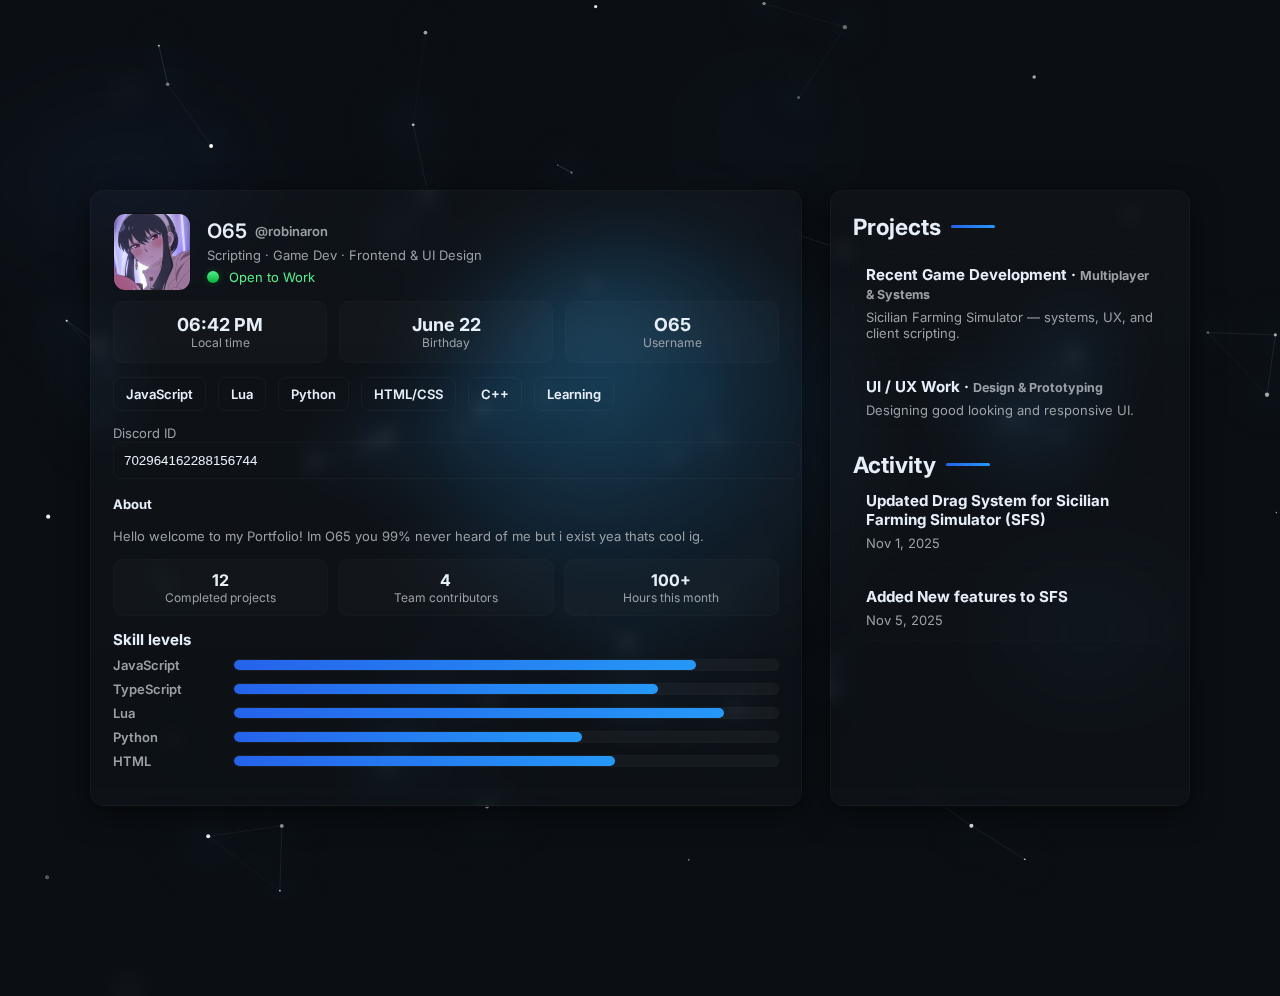
<file: index.html>
<!doctype html>
<html lang="en">
<head>
<meta charset="utf-8" />
<meta name="viewport" content="width=device-width,initial-scale=1" />
<title>O65 — Portfolio</title>
<link rel="preconnect" href="https://fonts.gstatic.com" crossorigin>
<link href="https://fonts.googleapis.com/css2?family=Inter:wght@300;400;600;700&display=swap" rel="stylesheet">
<style>
:root{
  --bg: #0b0f14;
  --card: rgba(255,255,255,0.03);
  --muted: #9aa0a6;
  --accent: #2563eb;
  --accent-2: #2598f7;
  --glass: rgba(255,255,255,0.02);
  --radius: 14px;
  --text: #e6eef8;
  --status: #4ef08a;
  --surface: linear-gradient(180deg, rgba(255,255,255,0.02), rgba(255,255,255,0.01));
  color-scheme: dark;
  font-family: Inter, ui-sans-serif, system-ui, -apple-system, "Segoe UI", Roboto, "Helvetica Neue", Arial;
  -webkit-font-smoothing:antialiased;
  -moz-osx-font-smoothing:grayscale;
}
:root.light{
  --bg: #f6f8fb;
  --card: rgba(2,6,23,0.03);
  --muted: #5a6a78;
  --accent: #0b5fff;
  --accent-2: #1e90ff;
  --glass: rgba(0,0,0,0.03);
  --text: #0b1720;
  color-scheme: light;
}
html,body{height:100%; margin:0;}
body{
  min-height:100%;
  background: radial-gradient(circle at 10% 10%, rgba(255,255,255,0.02), transparent 2%), var(--bg);
  color:var(--text);
  display:flex;
  align-items:center;
  justify-content:center;
  padding:48px;
  overflow:hidden;
  position:relative;
  transition:background .25s ease,color .15s ease;
  font-size:15px;
}

/* Animated blurred background layer */
.bg-animated{
  position:fixed;
  inset:0;
  z-index:0;
  pointer-events:none;
  mix-blend-mode:screen;
  opacity:0.9;
  background:
    radial-gradient(800px 400px at 10% 20%, rgba(37,99,235,0.12), transparent 18%),
    radial-gradient(600px 300px at 85% 70%, rgba(57,166,255,0.08), transparent 18%),
    radial-gradient(500px 280px at 60% 15%, rgba(8,145,178,0.06), transparent 18%);
  filter: blur(48px) saturate(120%);
  transform-origin:center;
  animation: floatBG 14s linear infinite alternate;
}
@keyframes floatBG{
  0%{ transform: translateY(0) rotate(0deg) scale(1); }
  100%{ transform: translateY(-28px) rotate(6deg) scale(1.03); }
}

/* Background elements */
canvas#stars{ position:fixed; inset:0; width:100%; height:100%; z-index:0; pointer-events:none; }
.blob{ position:fixed; left:0; top:0; width:420px; height:420px; pointer-events:none; border-radius:50%; transform:translate(-50%,-50%); filter:blur(44px) saturate(120%); mix-blend-mode:screen; z-index:0; transition:opacity .55s ease, transform .25s ease; background: radial-gradient(circle at 40% 30%, rgba(57,166,255,0.32), rgba(57,166,255,0.14) 35%, rgba(57,166,255,0.05) 60%, transparent 97%); opacity:1; }
.grid-corner{ position:fixed; left:24px; top:18px; width:200px; height:200px; z-index:0; opacity:.25; pointer-events:none; background-image: linear-gradient(0deg, rgba(255,255,255,0.02) 1px, transparent 1px), linear-gradient(90deg, rgba(255,255,255,0.02) 1px, transparent 1px); background-size:28px 28px, 28px 28px; border-radius:8px; }

/* Layout */
.wrap{
  width:min(1100px, 96%);
  display:grid;
  grid-template-columns: 1fr 360px;
  gap:28px;
  z-index:2;
}
.card{
  background: var(--surface);
  border-radius:var(--radius);
  padding:22px;
  box-shadow: 0 8px 30px rgba(0,0,0,0.6);
  border:1px solid rgba(255,255,255,0.03);
  backdrop-filter: blur(8px) saturate(1.05);
  min-height:180px;
  position:relative;
  z-index:2;
  transition:background .15s ease, color .15s ease;
}

/* Profile header */
.profile-head{display:flex;gap:16px;align-items:center;margin-bottom:10px;}
.pfp{
  width:76px;height:76px;border-radius:12px;overflow:hidden;flex:0 0 76px;
  border:1px solid rgba(255,255,255,0.04);
  background:linear-gradient(180deg,#0b0b0b,#050607);
  display:flex;align-items:center;justify-content:center;
}
.pfp img{width:100%;height:100%;object-fit:cover;display:block}

h1{font-size:20px;margin:0 0 4px 0;font-weight:600;display:flex;align-items:center;gap:8px;}
.handle{font-size:13px;color:var(--accent-2);font-weight:600}
.user{font-size:13px;color:var(--muted);font-weight:600}
.role{color:var(--muted);font-size:13px;margin-bottom:6px}
.status{display:flex;align-items:center;gap:10px;margin-top:6px;font-size:13px}
.status-dot{width:12px;height:12px;background:linear-gradient(180deg,#4ef08a,#06b33b);border-radius:50%;box-shadow:0 0 0 4px rgba(6,179,59,0.06)}

/* Info boxes */
.info-row{display:flex;gap:12px;margin-top:10px}
.info-box{flex:1;background:var(--glass);padding:12px;border-radius:10px;border:1px solid rgba(255,255,255,0.02);text-align:center;}
.info-box strong{display:block;font-size:18px}
.info-box span{display:block;font-size:12px;color:var(--muted)}

/* Skills */
.icons{display:flex;gap:12px;flex-wrap:wrap;margin-top:14px}
.chip{
  position:relative;
  padding:8px 12px;border-radius:8px;background:transparent;border:1px solid rgba(255,255,255,0.04);
  color:var(--text); font-weight:600; font-size:13px; cursor:default;
  transition: transform .12s ease, box-shadow .12s ease, border-color .12s ease;
  will-change: transform;
}
.chip:hover, .chip:focus{
  transform: translateY(-6px) scale(1.03);
  box-shadow: 0 12px 30px rgba(2,6,23,0.45);
  border-color: rgba(255,255,255,0.08);
  z-index:3;
  outline: none;
}
.chip[tabindex="0"]:focus{ box-shadow:0 12px 30px rgba(2,6,23,0.5); outline: 2px solid rgba(37,99,235,0.18); outline-offset:2px }

/* tooltip (uses data-tip) */
.chip::after{
  content: attr(data-tip);
  position: absolute;
  left: 50%;
  bottom: calc(100% + 10px);
  transform: translateX(-50%) translateY(6px);
  background: rgba(6,10,16,0.92);
  color: #fff;
  padding:6px 8px;
  border-radius:6px;
  font-size:12px;
  white-space:nowrap;
  opacity:0;
  pointer-events:none;
  transition: opacity .12s ease, transform .12s ease;
  box-shadow: 0 6px 18px rgba(2,6,23,0.6);
}
:root.light .chip::after{ background: rgba(8,12,20,0.95); color: var(--text); }
.chip:hover::after, .chip:focus::after, .chip:focus-visible::after{
  opacity:1;
  transform: translateX(-50%) translateY(0);
}

/* new left-column additions */
.about{margin-top:16px;color:var(--muted);font-size:13px;line-height:1.45}
.metrics{display:flex;gap:10px;margin-top:14px}
.metric{flex:1;background:var(--glass);padding:10px;border-radius:10px;text-align:center;border:1px solid rgba(255,255,255,0.02)}
.metric strong{display:block;font-size:16px}
.metric span{display:block;font-size:12px;color:var(--muted)}
.skills-block{margin-top:14px}
.skill-row{display:flex;align-items:center;gap:10px;margin-bottom:8px;font-size:13px}
.skill-label{width:110px;color:var(--muted);font-weight:600;font-size:13px}
.progress{flex:1;height:10px;background:rgba(255,255,255,0.04);border-radius:999px;overflow:hidden;border:1px solid rgba(255,255,255,0.02)}
.progress-fill{height:100%;border-radius:999px;background:linear-gradient(90deg,var(--accent),var(--accent-2));box-shadow:0 6px 18px rgba(37,99,235,0.08);transition:width .6s cubic-bezier(.2,.9,.2,1)}
.contact-list{display:flex;gap:8px;margin-top:14px;flex-wrap:wrap}
.btn{
  padding:8px 12px;border-radius:10px;border:none;cursor:pointer;background:rgba(255,255,255,0.04);color:var(--text);font-weight:700;font-size:13px;border:1px solid rgba(255,255,255,0.03);
  transition:transform .12s ease, box-shadow .12s ease, background .12s ease;
}
.btn:hover{ transform:translateY(-4px); box-shadow:0 12px 30px rgba(2,6,23,0.35) }
.btn.primary{ background:linear-gradient(90deg,var(--accent),var(--accent-2)); color:#fff; border:none; box-shadow:0 8px 26px rgba(37,99,235,0.12) }
.socials{display:flex;gap:8px;margin-top:12px;flex-wrap:wrap}
.socials a{ font-size:13px;color:var(--accent); text-decoration:none; padding:6px 10px;border-radius:8px;background:rgba(255,255,255,0.02); border:1px solid rgba(255,255,255,0.02) }
.toast{
  position:fixed; left:50%; transform:translateX(-50%); bottom:28px; z-index:9999;
  background: rgba(6,10,16,0.9); color:#fff; padding:10px 14px; border-radius:8px; font-size:13px; box-shadow:0 10px 30px rgba(2,6,23,0.5); opacity:0; transition:opacity .18s ease, transform .18s ease;
}
.toast.show{ opacity:1; transform:translateX(-50%) translateY(0) }

/* Projects */
.projects h2{margin:0 0 12px 0;color:var(--text)}
.project{padding:12px;border-radius:10px;border:1px dashed rgba(255,255,255,0.02);margin-bottom:10px;background:transparent}
.project h3{margin:0;font-size:15px}
.project p{margin:6px 0 0 0;color:var(--muted);font-size:13px}

/* Controls */
#toggleMode{padding:8px 16px; border-radius:8px; border:none; cursor:pointer; background:var(--accent); color:#fff; margin-top:20px; font-weight:600; box-shadow:0 6px 18px rgba(37,99,235,0.12)}
.field{margin-top:12px}
.field input{width:100%;padding:10px;border-radius:8px;background:transparent;border:1px solid rgba(255,255,255,0.03);color:var(--text);}

/* Responsive */
@media (max-width:900px){
  .wrap{grid-template-columns: 1fr;}
  .card.right{order:2}
  .skill-label{width:95px}
}
.section-title{display:flex;align-items:center;gap:10px}
.section-title .underline{height:3px;width:44px;background:linear-gradient(90deg,var(--accent),var(--accent-2));border-radius:5px}
a { color:var(--accent); text-decoration:none }
.visually-hidden{ position:absolute !important; height:1px; width:1px; overflow:hidden; clip:rect(1px,1px,1px,1px); white-space:nowrap; }
</style>
</head>
<body>
<div class="bg-animated" aria-hidden="true"></div>
<canvas id="stars" aria-hidden="true"></canvas>
<div class="grid-corner" aria-hidden="true"></div>
<div class="blob" id="blob" aria-hidden="true"></div>

<main class="wrap" role="main">
  <section class="card left" aria-labelledby="profile-heading">
    <div class="profile-head">
      <div class="pfp" aria-hidden="false"><img id="pfpImg" src="00030d4d9d600f51dddcd949f14fae264723ff990da44bafbc44e016d75c201c.jpg" alt="Profile photo of O65"></div>
      <div style="flex:1">
        <h1 id="profile-heading">O65 <span class="user">@robinaron</span></h1>
        <div class="role">Scripting · Game Dev · Frontend & UI Design</div>
        <div class="status" aria-hidden="false"><div class="status-dot" aria-hidden="true"></div><div style="font-size:13px;color:var(--status)">Open to Work</div></div>
      </div>
    </div>

    <div class="info-row" role="region" aria-label="Key information">
      <div class="info-box" aria-live="polite">
        <strong id="time">--:--</strong>
        <span>Local time</span>
      </div>
      <div class="info-box">
        <strong>June 22</strong>
        <span>Birthday</span>
      </div>
      <div class="info-box">
        <strong>O65</strong>
        <span>Username</span>
      </div>
    </div>

    <div class="icons" aria-hidden="false" role="list">
      <div class="chip" role="listitem" title="JavaScript" data-tip="Experienced · 5 yrs" tabindex="0">JavaScript</div>
      <div class="chip" role="listitem" title="Lua" data-tip="Experienced · Roblox scripting · 4 yrs" tabindex="0">Lua</div>
      <div class="chip" role="listitem" title="Python" data-tip="Decent · Scripting & automation" tabindex="0">Python</div>
      <div class="chip" role="listitem" title="HTML/CSS" data-tip="Advanced · Frontend · Responsive UI" tabindex="0">HTML/CSS</div>
      <div class="chip" role="listitem" title="C++" data-tip="Advanced · Foundations · Systems programming" tabindex="0">C++</div>
      <div class="chip" role="listitem" title="Learning" data-tip="I always want to keep learning — theres never enough to know." tabindex="0">Learning</div>
    </div>

    <div class="field">
      <label for="discord-id" style="font-size:13px;color:var(--muted)">Discord ID</label>
      <input id="discord-id" readonly value="702964162288156744" aria-readonly="true">
    </div>

    <!-- New content to fill bottom of left column -->
    <div class="about" aria-label="About">
      <strong style="display:block;margin-bottom:6px;color:var(--text)">About</strong>
      <p>Hello welcome to my Portfolio! Im O65 you 99% never heard of me but i exist yea thats cool ig.</p>
    </div>

    <div class="metrics" aria-hidden="false">
      <div class="metric" title="Completed projects">
        <strong>12</strong>
        <span>Completed projects</span>
      </div>
      <div class="metric" title="Active contributors">
        <strong>4</strong>
        <span>Team contributors</span>
      </div>
      <div class="metric" title="Hours this month">
        <strong>100+</strong>
        <span>Hours this month</span>
      </div>
    </div>

    <div class="skills-block" aria-label="Skill levels">
      <strong style="display:block;margin:10px 0 8px 0;color:var(--text)">Skill levels</strong>
      <div class="skill-row">
        <div class="skill-label">JavaScript</div>
        <div class="progress" aria-hidden="true"><div class="progress-fill" style="width:85%"></div></div>
      </div>
      <div class="skill-row">
        <div class="skill-label">TypeScript</div>
        <div class="progress"><div class="progress-fill" style="width:78%"></div></div>
      </div>
      <div class="skill-row">
        <div class="skill-label">Lua</div>
        <div class="progress"><div class="progress-fill" style="width:90%"></div></div>
      </div>
      <div class="skill-row">
        <div class="skill-label">Python</div>
        <div class="progress"><div class="progress-fill" style="width:64%"></div></div>
      </div>
      <div class="skill-row">
        <div class="skill-label">HTML</div>
        <div class="progress"><div class="progress-fill" style="width:70%"></div></div>
      </div>
    </div>

    <div class="contact-list" aria-label="Contact actions">
    </div>

  </section>


  <aside class="card right projects" aria-labelledby="projects-heading">
    <div class="section-title" style="margin-bottom:12px"><h2 id="projects-heading" style="margin:0">Projects</h2><div class="underline"></div></div>

    <div class="project">
      <h3>Recent Game Development · <small style="color:var(--muted);">Multiplayer & Systems</small></h3>
      <p class="muted">Sicilian Farming Simulator — systems, UX, and client scripting.</p>
    </div>

    <div class="project">
      <h3>UI / UX Work · <small style="color:var(--muted);">Design & Prototyping</small></h3>
      <p class="muted">Designing good looking and responsive UI.</p>
    </div>

    <div class="section-title" style="margin-top:20px"><h2 style="margin:0">Activity</h2><div class="underline"></div></div>
    <div class="project">
      <h3>Updated Drag System for Sicilian Farming Simulator (SFS)</h3>
      <p style="color:var(--muted);font-size:13px;">Nov 1, 2025</p>
    </div>
    <div class="project">
      <h3>Added New features to SFS</h3>
      <p style="color:var(--muted);font-size:13px;">Nov 5, 2025</p>
    </div>
  </aside>
</main>

<!-- toast for small feedback messages -->
<div id="toast" class="toast" role="status" aria-live="polite" style="transform:translateX(-50%) translateY(8px);"></div>

<script>
/* ---------- Utilities ---------- */
const $ = (id) => document.getElementById(id);
const clamp = (v, a, b) => Math.max(a, Math.min(b, v));

/* ---------- Clock (local, respects user locale) ---------- */
function updateClock() {
  const el = $('time');
  if (!el) return;
  const now = new Date();
  const opts = { hour: '2-digit', minute: '2-digit' };
  el.textContent = now.toLocaleTimeString([], opts);
}
updateClock();
setInterval(updateClock, 30 * 1000);

/* ---------- Profile picture drag/drop ---------- */
(function initProfileDrop() {
  const pfp = $('pfpImg');
  if (!pfp) return;
  document.addEventListener('dragover', (e) => e.preventDefault());
  document.addEventListener('drop', (e) => {
    e.preventDefault();
    const file = e.dataTransfer && e.dataTransfer.files && e.dataTransfer.files[0];
    if (!file) return;
    pfp.src = URL.createObjectURL(file);
  });
})();

/* ---------- Blob / subtle follow effect ---------- */
(function initBlobFollow() {
  const blob = $('blob');
  if (!blob) return;

  // position smoothing
  let targetX = window.innerWidth / 2;
  let targetY = window.innerHeight / 2;
  let currentX = targetX;
  let currentY = targetY;
  const EASE = 0.12;

  window.addEventListener('pointermove', (e) => {
    targetX = e.clientX;
    targetY = e.clientY;
    blob.style.opacity = '1';
  });
  window.addEventListener('pointerleave', () => { blob.style.opacity = '0'; });

  function tick() {
    currentX += (targetX - currentX) * EASE;
    currentY += (targetY - currentY) * EASE;
    // small parallax offset to make movement feel organic
    const offsetX = (currentX - window.innerWidth / 2) * 0.18;
    const offsetY = (currentY - window.innerHeight / 2) * 0.12;
    blob.style.transform = `translate(${currentX + offsetX}px, ${currentY + offsetY}px) translate(-50%,-50%)`;
    requestAnimationFrame(tick);
  }
  requestAnimationFrame(tick);
})();

/* ---------- Theme toggle (keeps existing behavior) ---------- */
(function initThemeToggle() {
  const htmlRoot = document.documentElement;
  const toggle = $('toggleMode');
  if (!toggle) return;
  const prefersLight = window.matchMedia && window.matchMedia('(prefers-color-scheme: light)').matches;
  if (prefersLight) htmlRoot.classList.add('light');
  toggle.addEventListener('click', () => {
    const isLight = htmlRoot.classList.toggle('light');
    toggle.setAttribute('aria-pressed', String(isLight));
  });
})();

/* ---------- Toast helper (for small feedback) ---------- */
const toastEl = $('toast');
function showToast(message, ms = 1400) {
  if (!toastEl) return;
  toastEl.textContent = message;
  toastEl.classList.add('show');
  setTimeout(() => toastEl.classList.remove('show'), ms);
}

/* ---------- Starfield with faint constellation glows ---------- */
(function initStarfield() {
  const canvas = $('stars');
  if (!canvas) return;
  const ctx = canvas.getContext('2d');

  // Configurable constants
  const NUM_STARS = 70;
  const STAR_SPEED = 0.25;        // max velocity magnitude
  const PARALLAX_FACTOR = 0.002;  // pointer parallax sensitivity
  const CLUSTER_RADIUS = 110;     // distance to consider neighbors
  const WEIGHT_SMOOTH = 0.08;     // smoothing for per-star weight (fade)
  const MIN_WEIGHT_VISIBLE = 0.02;

  // sizing / DPR handling
  let DPR = Math.max(1, window.devicePixelRatio || 1);
  function resizeCanvas() {
    DPR = Math.max(1, window.devicePixelRatio || 1);
    canvas.width = Math.floor(window.innerWidth * DPR);
    canvas.height = Math.floor(window.innerHeight * DPR);
    canvas.style.width = window.innerWidth + 'px';
    canvas.style.height = window.innerHeight + 'px';
    // Use setTransform instead of scale to avoid accumulating scale calls
    ctx.setTransform(DPR, 0, 0, DPR, 0, 0);
  }
  resizeCanvas();
  window.addEventListener('resize', resizeCanvas);

  // Parallax values updated on pointer move
  let parallaxX = 0, parallaxY = 0;
  window.addEventListener('pointermove', (e) => {
    parallaxX = (e.clientX - window.innerWidth / 2) * PARALLAX_FACTOR;
    parallaxY = (e.clientY - window.innerHeight / 2) * PARALLAX_FACTOR;
  });

  // Generate stars
  const stars = [];
  for (let i = 0; i < NUM_STARS; i++) {
    stars.push({
      x: Math.random() * window.innerWidth,
      y: Math.random() * window.innerHeight,
      ox: 0, oy: 0,                 // parallax offsets
      vx: (Math.random() - 0.5) * STAR_SPEED,
      vy: (Math.random() - 0.5) * STAR_SPEED,
      radius: Math.random() * 1.6 + 0.6,
      alpha: Math.random() * 0.7 + 0.3,
      w: 0                          // per-star dynamic "weight" for glow
    });
  }

  // Update positions, handle wrapping, and compute neighbor count -> target weight
  function updateStars() {
    for (let i = 0; i < stars.length; i++) {
      const s = stars[i];

      // Movement + wrap-around
      s.x += s.vx;
      s.y += s.vy;
      if (s.x < -10) s.x = window.innerWidth + 10;
      if (s.x > window.innerWidth + 10) s.x = -10;
      if (s.y < -10) s.y = window.innerHeight + 10;
      if (s.y > window.innerHeight + 10) s.y = -10;

      // Smooth parallax offsets (so they don't snap)
      s.ox += (parallaxX * (s.radius + 0.2) - s.ox) * 0.06;
      s.oy += (parallaxY * (s.radius + 0.2) - s.oy) * 0.06;

      // Count neighbors within CLUSTER_RADIUS (cheap O(n^2) is fine for ~70)
      let neighborCount = 0;
      const px = s.x + s.ox * 30;
      const py = s.y + s.oy * 30;
      for (let j = 0; j < stars.length; j++) {
        if (i === j) continue;
        const other = stars[j];
        const dx = px - (other.x + other.ox * 30);
        const dy = py - (other.y + other.oy * 30);
        if (Math.hypot(dx, dy) < CLUSTER_RADIUS) neighborCount++;
      }

      // Map neighborCount to a 0..1 target weight (keeps glow subtle)
      const targetWeight = clamp(neighborCount / 6, 0, 1);
      s.w += (targetWeight - s.w) * WEIGHT_SMOOTH; // smooth transition = fade
    }
  }

  // Draw per-star faint glows (overlapping creates constellation-like patches)
  function drawGlows() {
    ctx.save();
    ctx.globalCompositeOperation = 'lighter'; // additive blending for soft glows
    for (let i = 0; i < stars.length; i++) {
      const s = stars[i];
      const weight = s.w || 0;
      if (weight < MIN_WEIGHT_VISIBLE) continue; // skip ultra-faint
      const x = s.x + s.ox * 30;
      const y = s.y + s.oy * 30;
      const glowRadius = 36 + weight * 120; // scale glow by cluster density
      const g = ctx.createRadialGradient(x, y, 0, x, y, glowRadius);
      // Very faint colors so glows remain background ambience
      g.addColorStop(0, `rgba(57,166,255,${0.06 * weight})`);
      g.addColorStop(0.45, `rgba(57,166,255,${0.02 * weight})`);
      g.addColorStop(1, 'rgba(57,166,255,0)');
      ctx.fillStyle = g;
      ctx.beginPath();
      ctx.arc(x, y, glowRadius, 0, Math.PI * 2);
      ctx.fill();
    }
    ctx.restore();
  }

  // Draw the tiny star points
  function drawStars() {
    for (let i = 0; i < stars.length; i++) {
      const s = stars[i];
      ctx.beginPath();
      ctx.arc(s.x + s.ox * 30, s.y + s.oy * 30, s.radius, 0, Math.PI * 2);
      ctx.fillStyle = `rgba(255,255,255,${s.alpha})`;
      ctx.fill();
    }
  }

  // Draw short connection lines between nearby stars (limits per star)
  function drawConnections() {
    for (let i = 0; i < stars.length; i++) {
      let connections = 0;
      for (let j = i + 1; j < stars.length && connections < 3; j++) {
        const aX = stars[i].x + stars[i].ox * 30;
        const aY = stars[i].y + stars[i].oy * 30;
        const bX = stars[j].x + stars[j].ox * 30;
        const bY = stars[j].y + stars[j].oy * 30;
        const dist = Math.hypot(aX - bX, aY - bY);
        if (dist < CLUSTER_RADIUS) {
          connections++;
          ctx.beginPath();
          ctx.moveTo(aX, aY);
          ctx.lineTo(bX, bY);
          ctx.strokeStyle = `rgba(255,255,255,${0.55 - dist / 200})`;
          ctx.lineWidth = 0.3;
          ctx.stroke();
        }
      }
    }
  }

  // Single animation frame: update then render
  function frame() {
    // clear drawing surface (accounting for DPR via setTransform earlier)
    ctx.clearRect(0, 0, canvas.width / DPR, canvas.height / DPR);

    updateStars();
    drawGlows();       // draw faint, overlapping glows first (lighter blending)
    drawStars();       // then draw star points above glows
    drawConnections(); // then subtle lines

    requestAnimationFrame(frame);
  }

  requestAnimationFrame(frame);
})(); /* end starfield */
</script>
</body>
</html>
</file>
